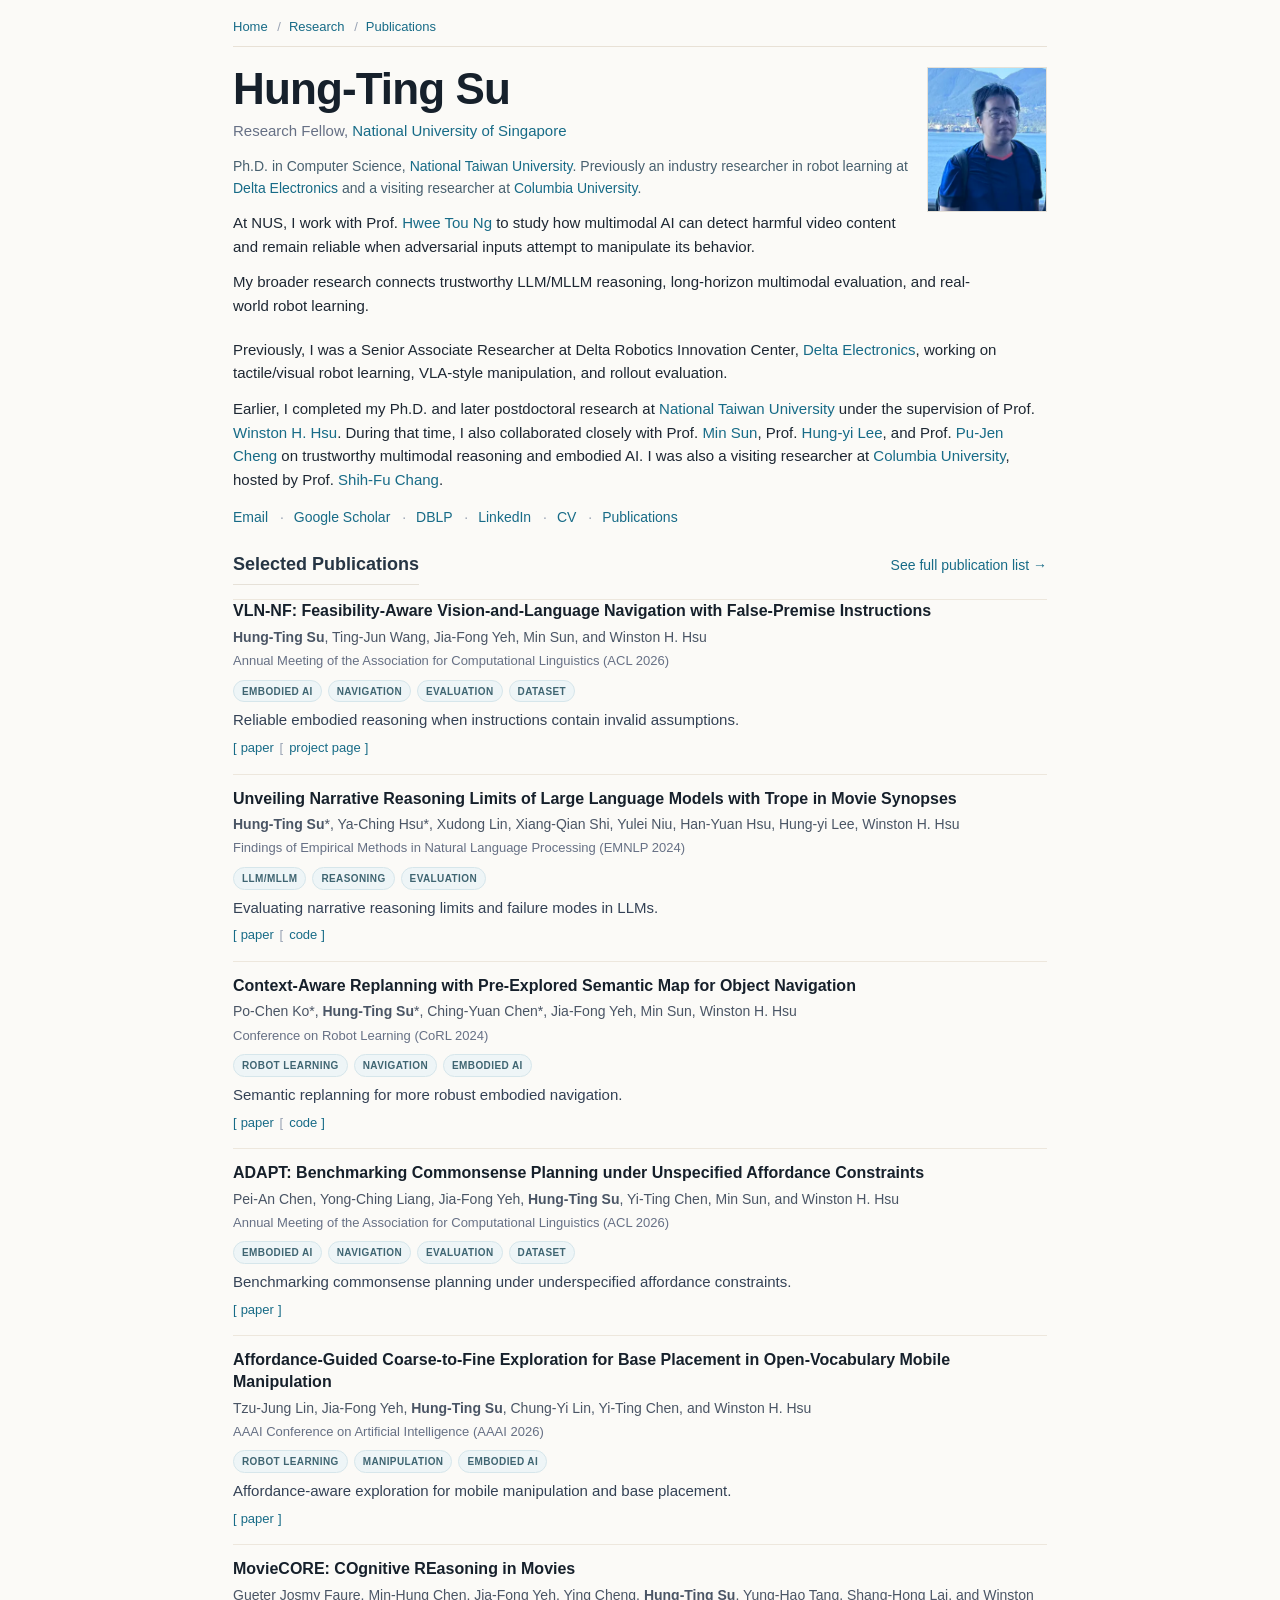
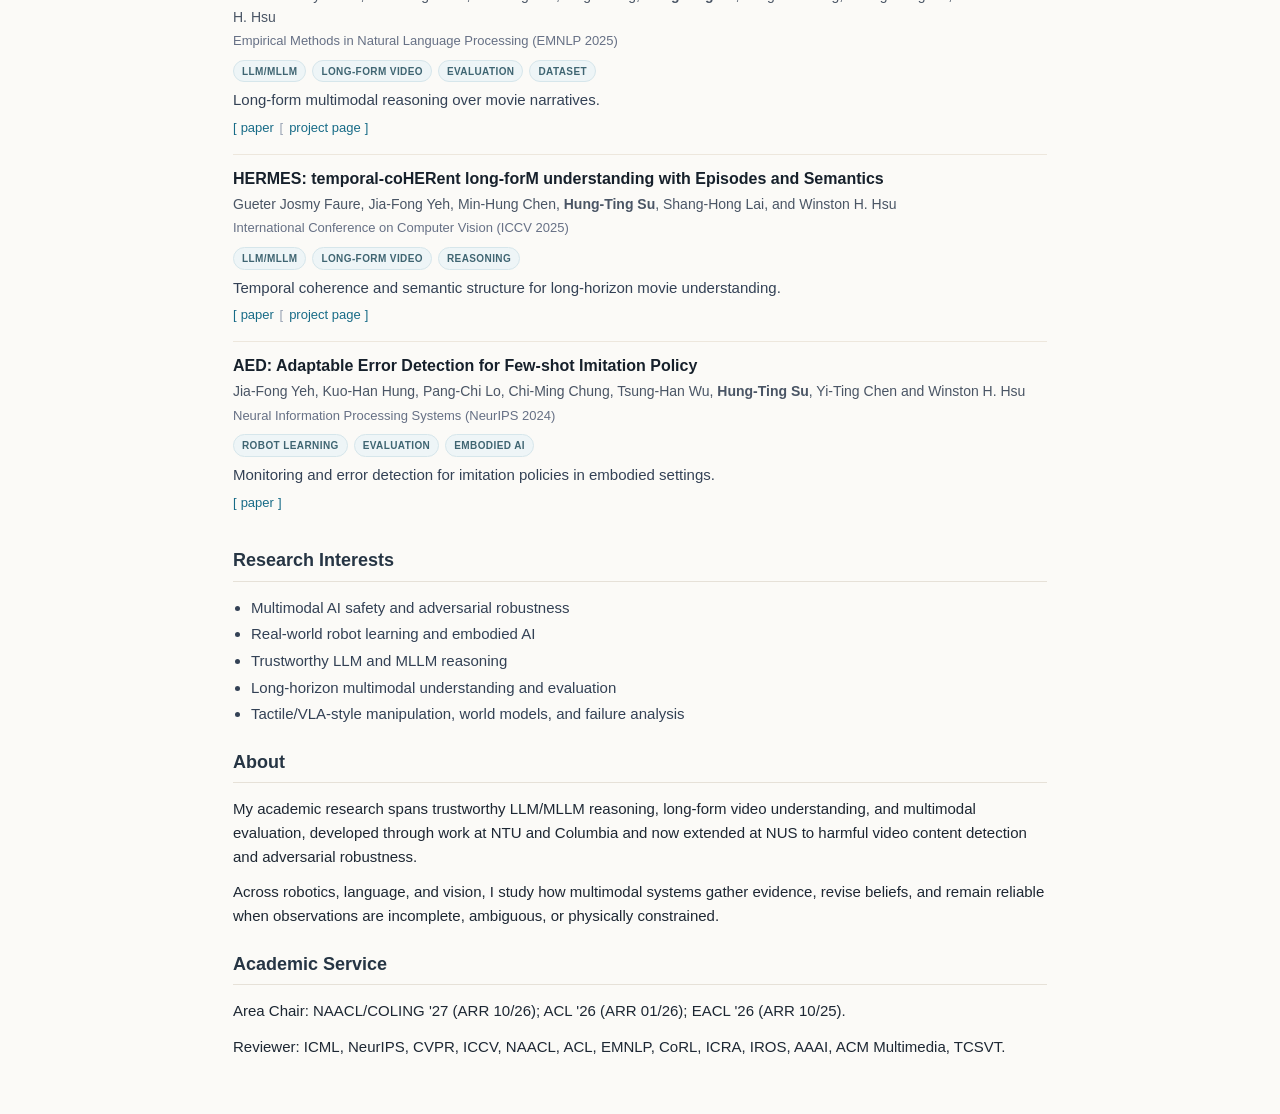
<file: index.html>
<!DOCTYPE html>
<html lang="en">
<head>
  <meta charset="utf-8">
  <meta name="viewport" content="width=device-width, initial-scale=1">
  <title>Hung-Ting Su</title>

  <!-- Visual structure is inspired by classic academic personal sites such as Jon Barron's public template. -->
  <link rel="stylesheet" href="stylesheet.css?v=20260614b">
</head>
<body>
  <table class="page-frame">
    <tr>
      <td>
        <div class="site-nav">
          <div class="site-links"><a href="index.html">Home</a> <a href="research.html">Research</a> <a href="publications.html">Publications</a></div>
        </div>

        <div class="intro-block">
          <div class="intro-lead">
            <img class="profile-photo profile-photo-float" src="photo_260614.png" alt="Hung-Ting Su">
            <h1>Hung-Ting Su</h1>
            <p class="position"><span class="revision">Research Fellow, <a href="https://nus.edu.sg/">National University of Singapore</a></span></p>
            <p class="intro-note">Ph.D. in Computer Science, <a href="https://www.ntu.edu.tw/english/">National Taiwan University</a>. Previously an industry researcher in robot learning at <a href="https://www.deltaww.com/">Delta Electronics</a> and a visiting researcher at <a href="https://www.columbia.edu/">Columbia University</a>.</p>
            <p><span class="revision">At NUS, I work with Prof. <a href="https://www.comp.nus.edu.sg/~nght/">Hwee Tou Ng</a> to study how multimodal AI can detect harmful video content and remain reliable when adversarial inputs attempt to manipulate its behavior.</span></p>
            <p><span class="revision">My broader research connects trustworthy LLM/MLLM reasoning, long-horizon multimodal evaluation, and real-world robot learning.</span></p>
          </div>
          <div class="intro-followup">
            <p><span class="revision">Previously, I was a Senior Associate Researcher at Delta Robotics Innovation Center, <a href="https://www.deltaww.com/">Delta Electronics</a>, working on tactile/visual robot learning, VLA-style manipulation, and rollout evaluation.</span></p>
            <p><span class="revision">Earlier,</span> I completed my Ph.D. and later postdoctoral research at <a href="https://www.ntu.edu.tw/english/">National Taiwan University</a> under the supervision of Prof. <a href="https://winstonhsu.info/">Winston H. Hsu</a>. During that time, I also collaborated closely with Prof. <a href="https://aliensunmin.github.io/lab/info.html">Min Sun</a>, Prof. <a href="https://speech.ee.ntu.edu.tw/~hylee/index.php">Hung-yi Lee</a>, and Prof. <a href="https://www.csie.ntu.edu.tw/~pjcheng/">Pu-Jen Cheng</a> on trustworthy multimodal reasoning and embodied AI. I was also a visiting researcher at <a href="https://www.columbia.edu/">Columbia University</a>, hosted by Prof. <a href="https://www.ee.columbia.edu/~sfchang/">Shih-Fu Chang</a>.</p>
            <p class="top-links"><a href="mailto:hungtingsu.tw@gmail.com">Email</a> <a href="https://scholar.google.com/citations?user=5oNVau8AAAAJ">Google Scholar</a> <a href="https://dblp.org/pid/230/2143.html">DBLP</a> <a href="https://www.linkedin.com/in/hung-ting-su-3a73a8224/">LinkedIn</a> <a href="cv_general_ai.pdf">CV</a> <a href="publications.html">Publications</a></p>
          </div>
        </div>

        <section class="section-block">
          <div class="section-heading">
            <h2>Selected Publications</h2>
            <p class="section-link"><a href="publications.html">See full publication list &rarr;</a></p>
          </div>
          <table class="publication-table">
<tr>
  <td class="pub-text">
    <div class="pub-title">VLN-NF: Feasibility-Aware Vision-and-Language Navigation with False-Premise Instructions</div>
    <div class="pub-authors"><strong>Hung-Ting Su</strong>, Ting-Jun Wang, Jia-Fong Yeh, Min Sun, and Winston H. Hsu</div>
    <div class="pub-meta">Annual Meeting of the Association for Computational Linguistics (ACL 2026)</div>
    <div class="work-tags"><span class="work-tag">Embodied AI</span> <span class="work-tag">Navigation</span> <span class="work-tag">Evaluation</span> <span class="work-tag">Dataset</span></div>
    <div class="pub-summary">Reliable embodied reasoning when instructions contain invalid assumptions.</div>
    <div class="pub-links"><a class="pub-link" href="https://arxiv.org/abs/2604.10533">paper</a> <a class="pub-link" href="https://vln-nf.github.io/">project page</a></div>
  </td>
</tr>
<tr>
  <td class="pub-text">
    <div class="pub-title">Unveiling Narrative Reasoning Limits of Large Language Models with Trope in Movie Synopses</div>
    <div class="pub-authors"><strong>Hung-Ting Su</strong>*, Ya-Ching Hsu*, Xudong Lin, Xiang-Qian Shi, Yulei Niu, Han-Yuan Hsu, Hung-yi Lee, Winston H. Hsu</div>
    <div class="pub-meta">Findings of Empirical Methods in Natural Language Processing (EMNLP 2024)</div>
    <div class="work-tags"><span class="work-tag">LLM/MLLM</span> <span class="work-tag">Reasoning</span> <span class="work-tag">Evaluation</span></div>
    <div class="pub-summary">Evaluating narrative reasoning limits and failure modes in LLMs.</div>
    <div class="pub-links"><a class="pub-link" href="https://arxiv.org/abs/2409.14324">paper</a> <a class="pub-link" href="https://github.com/Shelley1214/Trope">code</a></div>
  </td>
</tr>
<tr>
  <td class="pub-text">
    <div class="pub-title">Context-Aware Replanning with Pre-Explored Semantic Map for Object Navigation</div>
    <div class="pub-authors">Po-Chen Ko*, <strong>Hung-Ting Su</strong>*, Ching-Yuan Chen*, Jia-Fong Yeh, Min Sun, Winston H. Hsu</div>
    <div class="pub-meta">Conference on Robot Learning (CoRL 2024)</div>
    <div class="work-tags"><span class="work-tag">Robot Learning</span> <span class="work-tag">Navigation</span> <span class="work-tag">Embodied AI</span></div>
    <div class="pub-summary">Semantic replanning for more robust embodied navigation.</div>
    <div class="pub-links"><a class="pub-link" href="https://arxiv.org/abs/2409.04837">paper</a> <a class="pub-link" href="https://github.com/CARe-maps/CARe_experiments">code</a></div>
  </td>
</tr>
<tr>
  <td class="pub-text">
    <div class="pub-title">ADAPT: Benchmarking Commonsense Planning under Unspecified Affordance Constraints</div>
    <div class="pub-authors">Pei-An Chen, Yong-Ching Liang, Jia-Fong Yeh, <strong>Hung-Ting Su</strong>, Yi-Ting Chen, Min Sun, and Winston H. Hsu</div>
    <div class="pub-meta">Annual Meeting of the Association for Computational Linguistics (ACL 2026)</div>
    <div class="work-tags"><span class="work-tag">Embodied AI</span> <span class="work-tag">Navigation</span> <span class="work-tag">Evaluation</span> <span class="work-tag">Dataset</span></div>
    <div class="pub-summary">Benchmarking commonsense planning under underspecified affordance constraints.</div>
    <div class="pub-links"><a class="pub-link" href="https://arxiv.org/abs/2604.14902">paper</a></div>
  </td>
</tr>
<tr>
  <td class="pub-text">
    <div class="pub-title">Affordance-Guided Coarse-to-Fine Exploration for Base Placement in Open-Vocabulary Mobile Manipulation</div>
    <div class="pub-authors">Tzu-Jung Lin, Jia-Fong Yeh, <strong>Hung-Ting Su</strong>, Chung-Yi Lin, Yi-Ting Chen, and Winston H. Hsu</div>
    <div class="pub-meta">AAAI Conference on Artificial Intelligence (AAAI 2026)</div>
    <div class="work-tags"><span class="work-tag">Robot Learning</span> <span class="work-tag">Manipulation</span> <span class="work-tag">Embodied AI</span></div>
    <div class="pub-summary">Affordance-aware exploration for mobile manipulation and base placement.</div>
    <div class="pub-links"><a class="pub-link" href="https://arxiv.org/abs/2511.06240">paper</a></div>
  </td>
</tr>
<tr>
  <td class="pub-text">
    <div class="pub-title">MovieCORE: COgnitive REasoning in Movies</div>
    <div class="pub-authors">Gueter Josmy Faure, Min-Hung Chen, Jia-Fong Yeh, Ying Cheng, <strong>Hung-Ting Su</strong>, Yung-Hao Tang, Shang-Hong Lai, and Winston H. Hsu</div>
    <div class="pub-meta">Empirical Methods in Natural Language Processing (EMNLP 2025)</div>
    <div class="work-tags"><span class="work-tag">LLM/MLLM</span> <span class="work-tag">Long-Form Video</span> <span class="work-tag">Evaluation</span> <span class="work-tag">Dataset</span></div>
    <div class="pub-summary">Long-form multimodal reasoning over movie narratives.</div>
    <div class="pub-links"><a class="pub-link" href="https://arxiv.org/abs/2508.19026">paper</a> <a class="pub-link" href="https://joslefaure.github.io/assets/html/moviecore.html">project page</a></div>
  </td>
</tr>
<tr>
  <td class="pub-text">
    <div class="pub-title">HERMES: temporal-coHERent long-forM understanding with Episodes and Semantics</div>
    <div class="pub-authors">Gueter Josmy Faure, Jia-Fong Yeh, Min-Hung Chen, <strong>Hung-Ting Su</strong>, Shang-Hong Lai, and Winston H. Hsu</div>
    <div class="pub-meta">International Conference on Computer Vision (ICCV 2025)</div>
    <div class="work-tags"><span class="work-tag">LLM/MLLM</span> <span class="work-tag">Long-Form Video</span> <span class="work-tag">Reasoning</span></div>
    <div class="pub-summary">Temporal coherence and semantic structure for long-horizon movie understanding.</div>
    <div class="pub-links"><a class="pub-link" href="https://arxiv.org/abs/2408.17443">paper</a> <a class="pub-link" href="https://joslefaure.github.io/assets/html/hermes.html">project page</a></div>
  </td>
</tr>
<tr>
  <td class="pub-text">
    <div class="pub-title">AED: Adaptable Error Detection for Few-shot Imitation Policy</div>
    <div class="pub-authors">Jia-Fong Yeh, Kuo-Han Hung, Pang-Chi Lo, Chi-Ming Chung, Tsung-Han Wu, <strong>Hung-Ting Su</strong>, Yi-Ting Chen and Winston H. Hsu</div>
    <div class="pub-meta">Neural Information Processing Systems (NeurIPS 2024)</div>
    <div class="work-tags"><span class="work-tag">Robot Learning</span> <span class="work-tag">Evaluation</span> <span class="work-tag">Embodied AI</span></div>
    <div class="pub-summary">Monitoring and error detection for imitation policies in embodied settings.</div>
    <div class="pub-links"><a class="pub-link" href="https://arxiv.org/abs/2402.03860">paper</a></div>
  </td>
</tr>
          </table>
        </section>

        <section class="section-block compact-section">
          <h2>Research Interests</h2>
          <ul class="interest-list compact-interest-list">
          <li><span class="revision">Multimodal AI safety and adversarial robustness</span></li>
          <li>Real-world robot learning and embodied AI</li>
          <li>Trustworthy LLM and MLLM reasoning</li>
          <li>Long-horizon multimodal understanding and evaluation</li>
          <li>Tactile/VLA-style manipulation, world models, and failure analysis</li>
          </ul>
        </section>

        <section class="section-block">
          <h2>About</h2>
          <p><span class="revision">My academic research spans trustworthy LLM/MLLM reasoning, long-form video understanding, and multimodal evaluation, developed through work at NTU and Columbia and now extended at NUS to harmful video content detection and adversarial robustness.</span></p>
          <p>Across robotics, language, and vision, I study how multimodal systems gather evidence, revise beliefs, and remain reliable when observations are incomplete, ambiguous, or physically constrained.</p>
        </section>
        <section class="section-block">
          <h2><span class="revision">Academic Service</span></h2>
          <p><span class="revision">Area Chair: NAACL/COLING &#x27;27 (ARR 10/26); ACL &#x27;26 (ARR 01/26); EACL &#x27;26 (ARR 10/25).</span></p>
          <p><span class="revision">Reviewer: ICML, NeurIPS, CVPR, ICCV, NAACL, ACL, EMNLP, CoRL, ICRA, IROS, AAAI, ACM Multimedia, TCSVT.</span></p>
        </section>
      </td>
    </tr>
  </table>
</body>
</html>
</file>
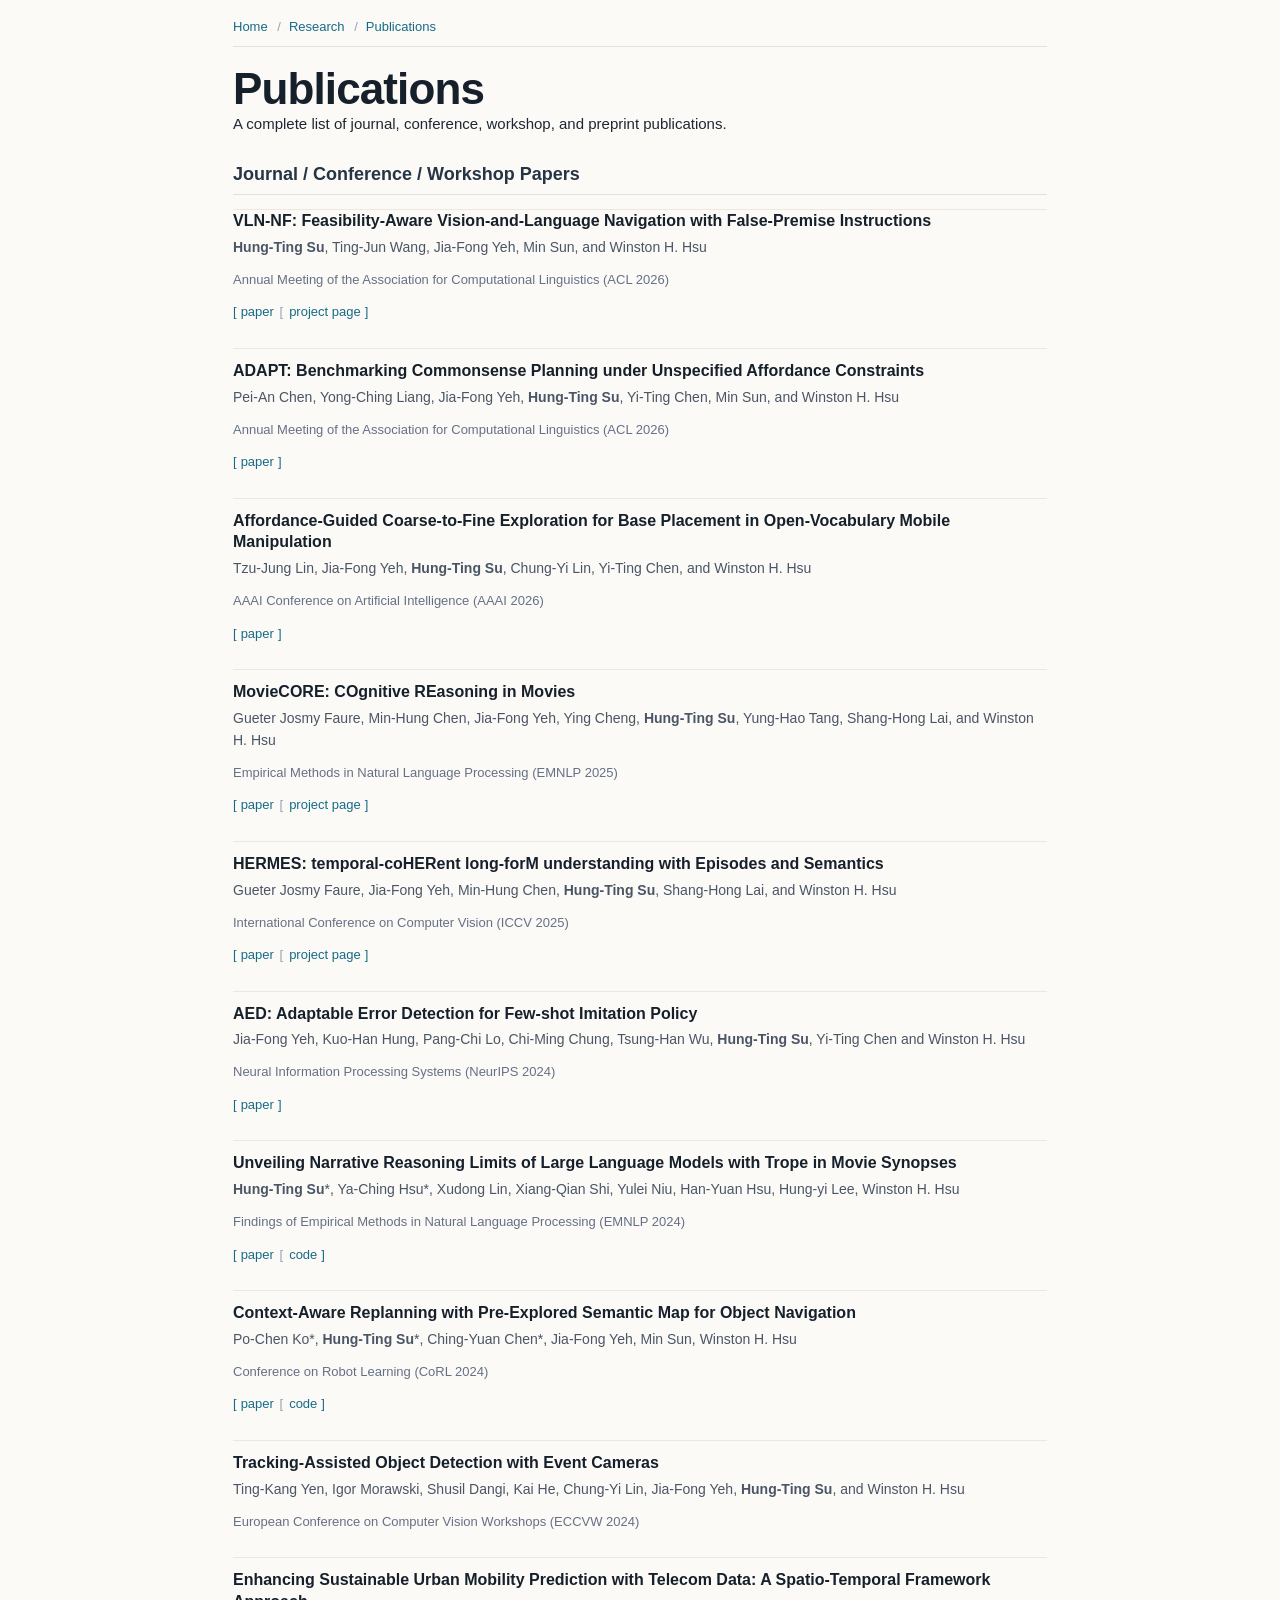
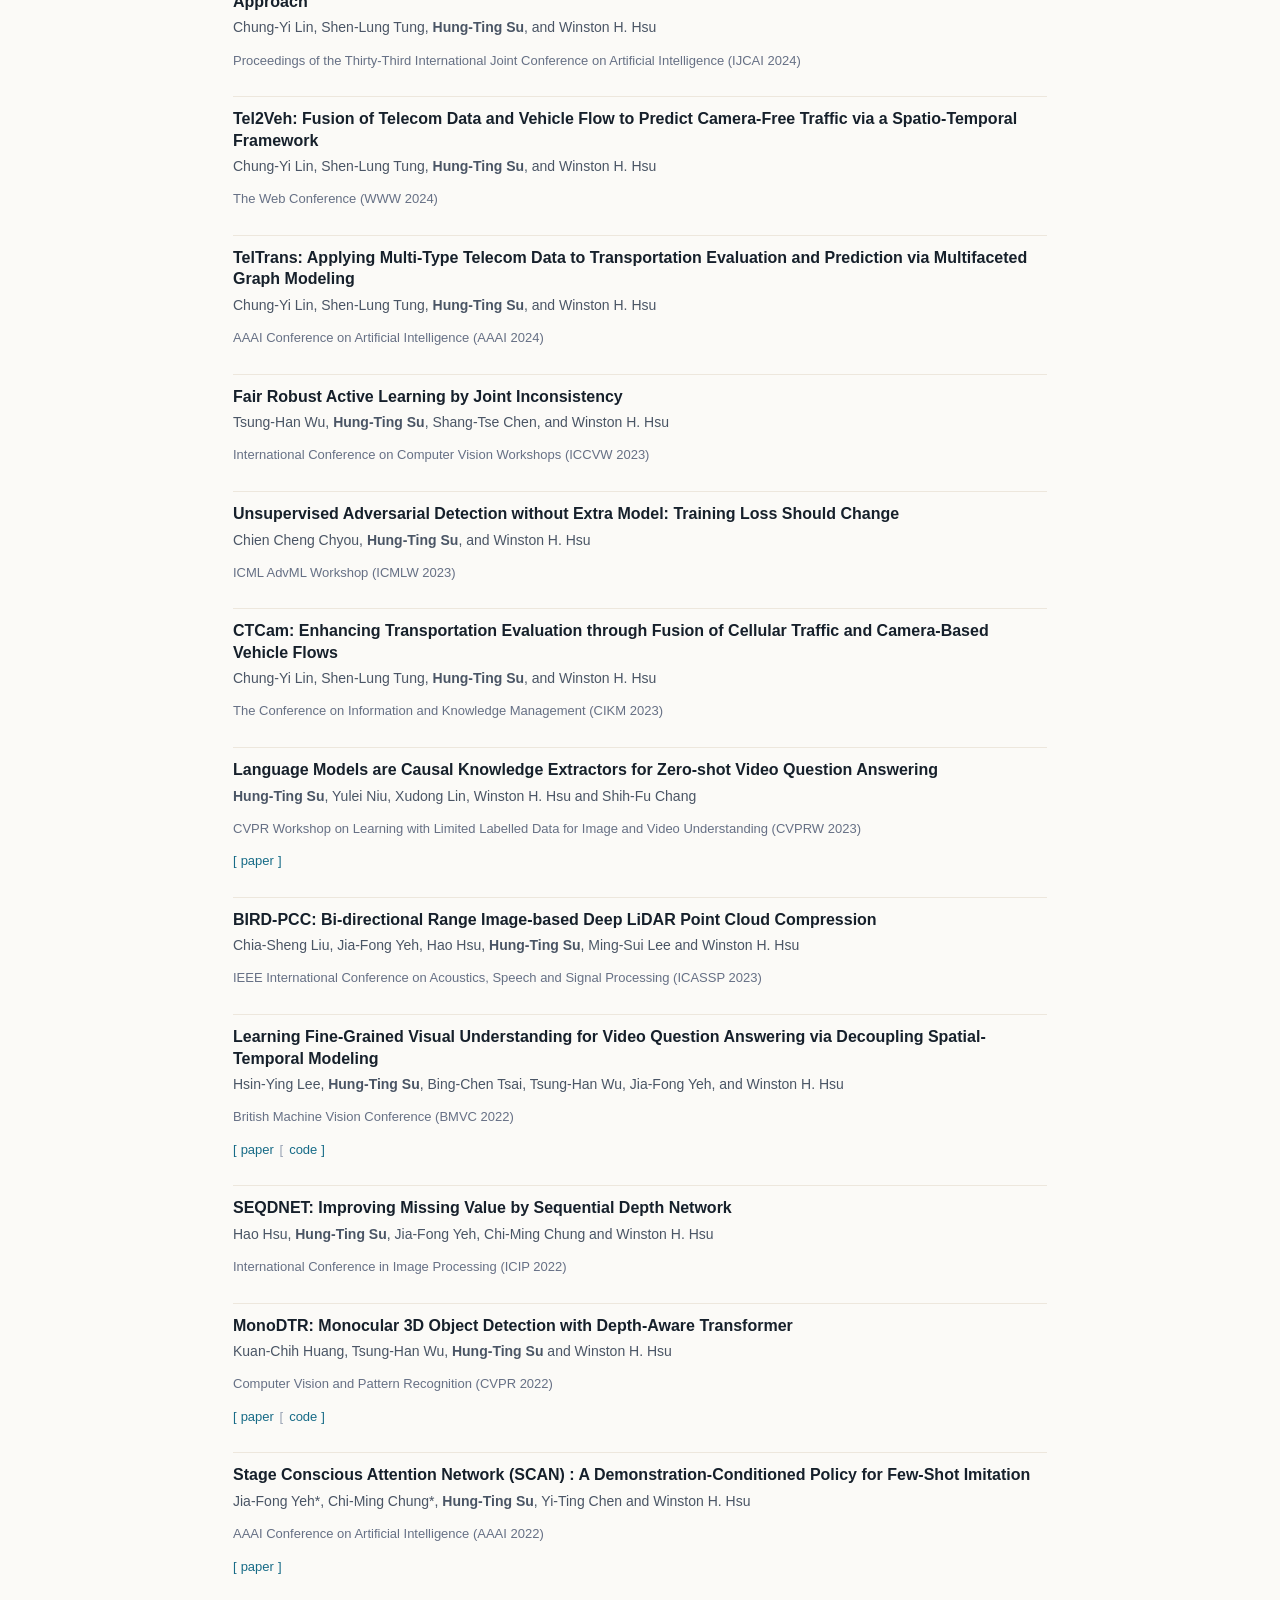
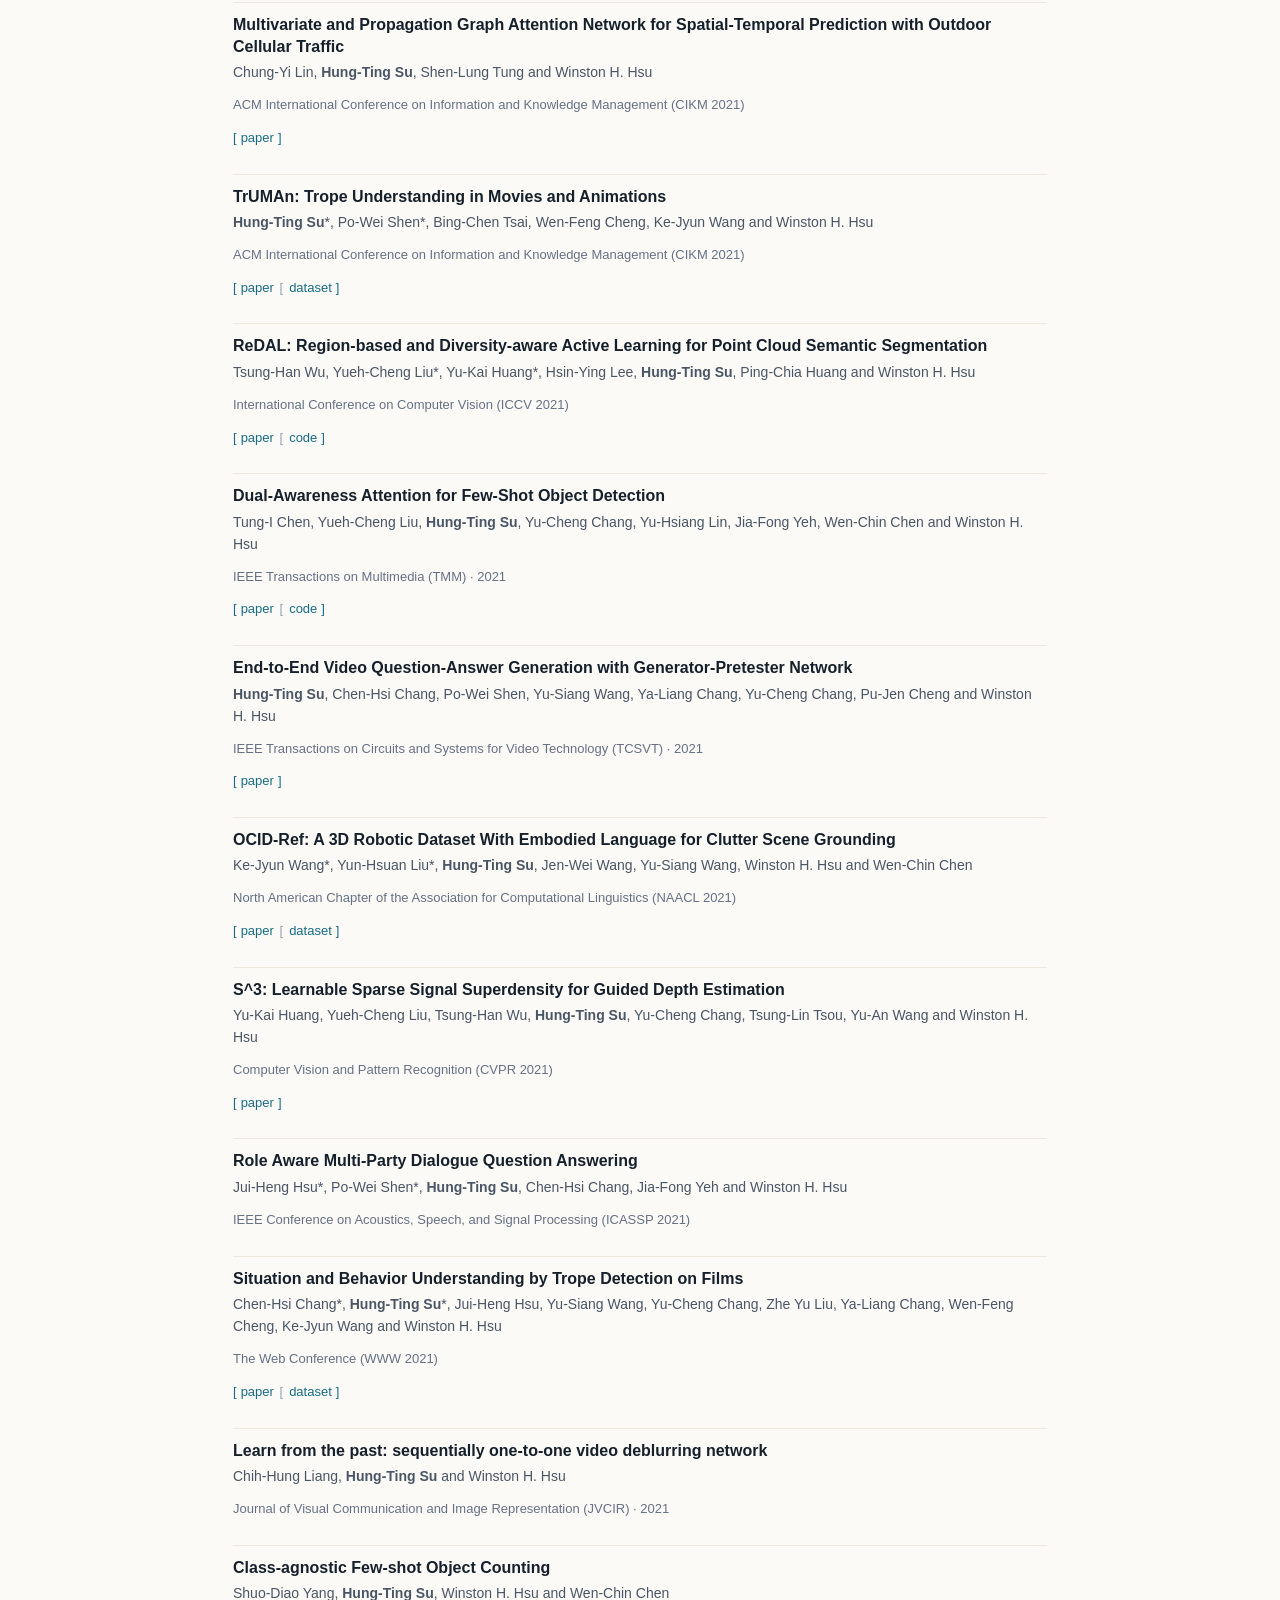
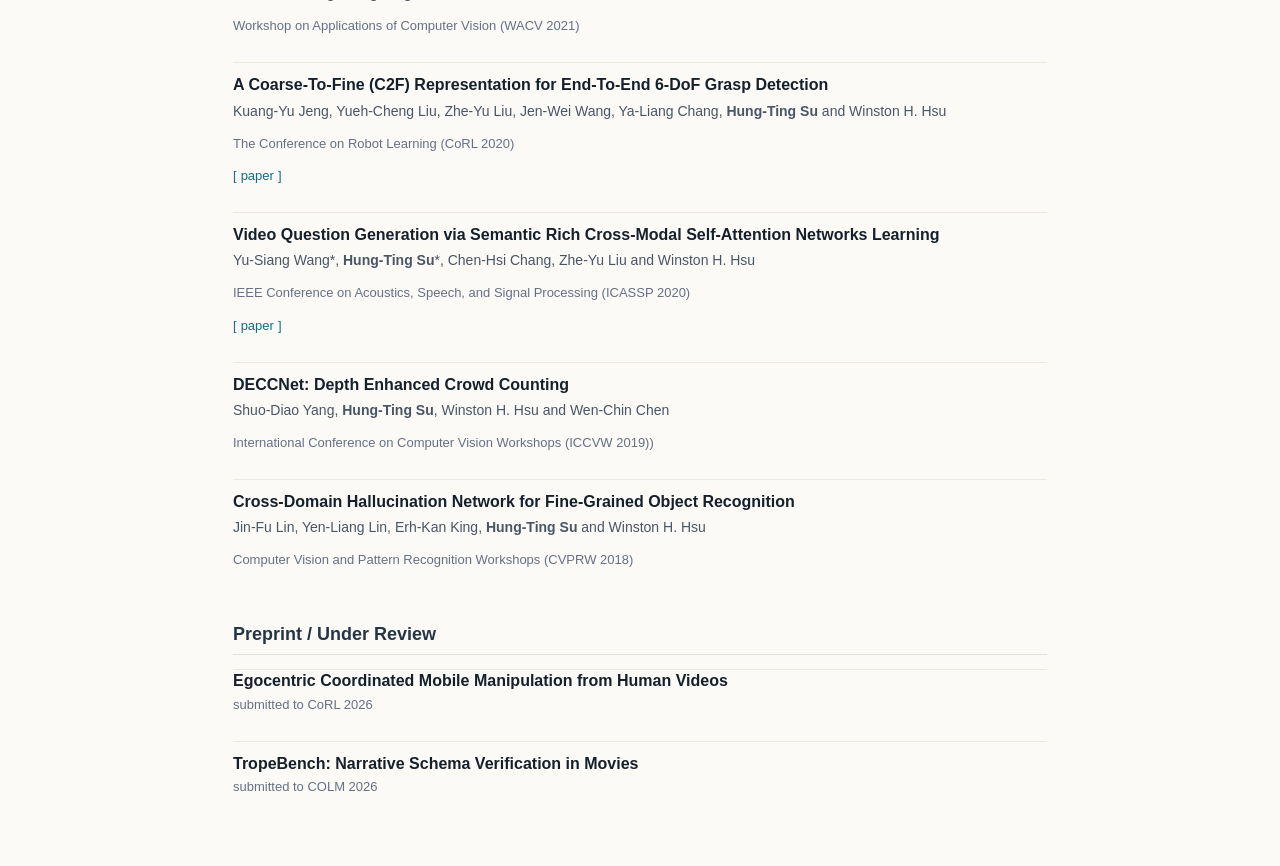
<file: publications.html>
<!DOCTYPE html>
<html lang="en">
<head>
  <meta charset="utf-8">
  <meta name="viewport" content="width=device-width, initial-scale=1">
  <title>Publications · Hung-Ting Su</title>
  <!-- Visual structure is inspired by classic academic personal sites such as Jon Barron's public template. -->
  <link rel="stylesheet" href="stylesheet.css?v=20260614b">
</head>
<body>
  <table class="page-frame">
    <tr>
      <td>
        <div class="site-nav">
          <div class="site-links"><a href="index.html">Home</a> <a href="research.html">Research</a> <a href="publications.html">Publications</a></div>
        </div>
        <section class="section-block publication-header">
          <h1>Publications</h1>
          <p>A complete list of journal, conference, workshop, and preprint publications.</p>
        </section>
<section class="section-block publication-section">
  <h2>Journal / Conference / Workshop Papers</h2>
  <article class="publication-entry">
    <h3>VLN-NF: Feasibility-Aware Vision-and-Language Navigation with False-Premise Instructions</h3>
    <p class="pub-authors"><strong>Hung-Ting Su</strong>, Ting-Jun Wang, Jia-Fong Yeh, Min Sun, and Winston H. Hsu</p>
    <p class="pub-meta">Annual Meeting of the Association for Computational Linguistics (ACL 2026)</p>
    <p class="pub-links"><a class="pub-link" href="https://arxiv.org/abs/2604.10533">paper</a> <a class="pub-link" href="https://vln-nf.github.io/">project page</a></p>
  </article>
  <article class="publication-entry">
    <h3>ADAPT: Benchmarking Commonsense Planning under Unspecified Affordance Constraints</h3>
    <p class="pub-authors">Pei-An Chen, Yong-Ching Liang, Jia-Fong Yeh, <strong>Hung-Ting Su</strong>, Yi-Ting Chen, Min Sun, and Winston H. Hsu</p>
    <p class="pub-meta">Annual Meeting of the Association for Computational Linguistics (ACL 2026)</p>
    <p class="pub-links"><a class="pub-link" href="https://arxiv.org/abs/2604.14902">paper</a></p>
  </article>
  <article class="publication-entry">
    <h3>Affordance-Guided Coarse-to-Fine Exploration for Base Placement in Open-Vocabulary Mobile Manipulation</h3>
    <p class="pub-authors">Tzu-Jung Lin, Jia-Fong Yeh, <strong>Hung-Ting Su</strong>, Chung-Yi Lin, Yi-Ting Chen, and Winston H. Hsu</p>
    <p class="pub-meta">AAAI Conference on Artificial Intelligence (AAAI 2026)</p>
    <p class="pub-links"><a class="pub-link" href="https://arxiv.org/abs/2511.06240">paper</a></p>
  </article>
  <article class="publication-entry">
    <h3>MovieCORE: COgnitive REasoning in Movies</h3>
    <p class="pub-authors">Gueter Josmy Faure, Min-Hung Chen, Jia-Fong Yeh, Ying Cheng, <strong>Hung-Ting Su</strong>, Yung-Hao Tang, Shang-Hong Lai, and Winston H. Hsu</p>
    <p class="pub-meta">Empirical Methods in Natural Language Processing (EMNLP 2025)</p>
    <p class="pub-links"><a class="pub-link" href="https://arxiv.org/abs/2508.19026">paper</a> <a class="pub-link" href="https://joslefaure.github.io/assets/html/moviecore.html">project page</a></p>
  </article>
  <article class="publication-entry">
    <h3>HERMES: temporal-coHERent long-forM understanding with Episodes and Semantics</h3>
    <p class="pub-authors">Gueter Josmy Faure, Jia-Fong Yeh, Min-Hung Chen, <strong>Hung-Ting Su</strong>, Shang-Hong Lai, and Winston H. Hsu</p>
    <p class="pub-meta">International Conference on Computer Vision (ICCV 2025)</p>
    <p class="pub-links"><a class="pub-link" href="https://arxiv.org/abs/2408.17443">paper</a> <a class="pub-link" href="https://joslefaure.github.io/assets/html/hermes.html">project page</a></p>
  </article>
  <article class="publication-entry">
    <h3>AED: Adaptable Error Detection for Few-shot Imitation Policy</h3>
    <p class="pub-authors">Jia-Fong Yeh, Kuo-Han Hung, Pang-Chi Lo, Chi-Ming Chung, Tsung-Han Wu, <strong>Hung-Ting Su</strong>, Yi-Ting Chen and Winston H. Hsu</p>
    <p class="pub-meta">Neural Information Processing Systems (NeurIPS 2024)</p>
    <p class="pub-links"><a class="pub-link" href="https://arxiv.org/abs/2402.03860">paper</a></p>
  </article>
  <article class="publication-entry">
    <h3>Unveiling Narrative Reasoning Limits of Large Language Models with Trope in Movie Synopses</h3>
    <p class="pub-authors"><strong>Hung-Ting Su</strong>*, Ya-Ching Hsu*, Xudong Lin, Xiang-Qian Shi, Yulei Niu, Han-Yuan Hsu, Hung-yi Lee, Winston H. Hsu</p>
    <p class="pub-meta">Findings of Empirical Methods in Natural Language Processing (EMNLP 2024)</p>
    <p class="pub-links"><a class="pub-link" href="https://arxiv.org/abs/2409.14324">paper</a> <a class="pub-link" href="https://github.com/Shelley1214/Trope">code</a></p>
  </article>
  <article class="publication-entry">
    <h3>Context-Aware Replanning with Pre-Explored Semantic Map for Object Navigation</h3>
    <p class="pub-authors">Po-Chen Ko*, <strong>Hung-Ting Su</strong>*, Ching-Yuan Chen*, Jia-Fong Yeh, Min Sun, Winston H. Hsu</p>
    <p class="pub-meta">Conference on Robot Learning (CoRL 2024)</p>
    <p class="pub-links"><a class="pub-link" href="https://arxiv.org/abs/2409.04837">paper</a> <a class="pub-link" href="https://github.com/CARe-maps/CARe_experiments">code</a></p>
  </article>
  <article class="publication-entry">
    <h3>Tracking-Assisted Object Detection with Event Cameras</h3>
    <p class="pub-authors">Ting-Kang Yen, Igor Morawski, Shusil Dangi, Kai He, Chung-Yi Lin, Jia-Fong Yeh, <strong>Hung-Ting Su</strong>, and Winston H. Hsu</p>
    <p class="pub-meta">European Conference on Computer Vision Workshops (ECCVW 2024)</p>
  </article>
  <article class="publication-entry">
    <h3>Enhancing Sustainable Urban Mobility Prediction with Telecom Data: A Spatio-Temporal Framework Approach</h3>
    <p class="pub-authors">Chung-Yi Lin, Shen-Lung Tung, <strong>Hung-Ting Su</strong>, and Winston H. Hsu</p>
    <p class="pub-meta">Proceedings of the Thirty-Third International Joint Conference on Artificial Intelligence (IJCAI 2024)</p>
  </article>
  <article class="publication-entry">
    <h3>Tel2Veh: Fusion of Telecom Data and Vehicle Flow to Predict Camera-Free Traffic via a Spatio-Temporal Framework</h3>
    <p class="pub-authors">Chung-Yi Lin, Shen-Lung Tung, <strong>Hung-Ting Su</strong>, and Winston H. Hsu</p>
    <p class="pub-meta">The Web Conference (WWW 2024)</p>
  </article>
  <article class="publication-entry">
    <h3>TelTrans: Applying Multi-Type Telecom Data to Transportation Evaluation and Prediction via Multifaceted Graph Modeling</h3>
    <p class="pub-authors">Chung-Yi Lin, Shen-Lung Tung, <strong>Hung-Ting Su</strong>, and Winston H. Hsu</p>
    <p class="pub-meta">AAAI Conference on Artificial Intelligence (AAAI 2024)</p>
  </article>
  <article class="publication-entry">
    <h3>Fair Robust Active Learning by Joint Inconsistency</h3>
    <p class="pub-authors">Tsung-Han Wu, <strong>Hung-Ting Su</strong>, Shang-Tse Chen, and Winston H. Hsu</p>
    <p class="pub-meta">International Conference on Computer Vision Workshops (ICCVW 2023)</p>
  </article>
  <article class="publication-entry">
    <h3>Unsupervised Adversarial Detection without Extra Model: Training Loss Should Change</h3>
    <p class="pub-authors">Chien Cheng Chyou, <strong>Hung-Ting Su</strong>, and Winston H. Hsu</p>
    <p class="pub-meta">ICML AdvML Workshop (ICMLW 2023)</p>
  </article>
  <article class="publication-entry">
    <h3>CTCam: Enhancing Transportation Evaluation through Fusion of Cellular Traffic and Camera-Based Vehicle Flows</h3>
    <p class="pub-authors">Chung-Yi Lin, Shen-Lung Tung, <strong>Hung-Ting Su</strong>, and Winston H. Hsu</p>
    <p class="pub-meta">The Conference on Information and Knowledge Management (CIKM 2023)</p>
  </article>
  <article class="publication-entry">
    <h3>Language Models are Causal Knowledge Extractors for Zero-shot Video Question Answering</h3>
    <p class="pub-authors"><strong>Hung-Ting Su</strong>, Yulei Niu, Xudong Lin, Winston H. Hsu and Shih-Fu Chang</p>
    <p class="pub-meta">CVPR Workshop on Learning with Limited Labelled Data for Image and Video Understanding (CVPRW 2023)</p>
    <p class="pub-links"><a class="pub-link" href="https://arxiv.org/abs/2304.03754">paper</a></p>
  </article>
  <article class="publication-entry">
    <h3>BIRD-PCC: Bi-directional Range Image-based Deep LiDAR Point Cloud Compression</h3>
    <p class="pub-authors">Chia-Sheng Liu, Jia-Fong Yeh, Hao Hsu, <strong>Hung-Ting Su</strong>, Ming-Sui Lee and Winston H. Hsu</p>
    <p class="pub-meta">IEEE International Conference on Acoustics, Speech and Signal Processing (ICASSP 2023)</p>
  </article>
  <article class="publication-entry">
    <h3>Learning Fine-Grained Visual Understanding for Video Question Answering via Decoupling Spatial-Temporal Modeling</h3>
    <p class="pub-authors">Hsin-Ying Lee, <strong>Hung-Ting Su</strong>, Bing-Chen Tsai, Tsung-Han Wu, Jia-Fong Yeh, and Winston H. Hsu</p>
    <p class="pub-meta">British Machine Vision Conference (BMVC 2022)</p>
    <p class="pub-links"><a class="pub-link" href="https://arxiv.org/abs/2210.03941">paper</a> <a class="pub-link" href="https://github.com/shinying/dest">code</a></p>
  </article>
  <article class="publication-entry">
    <h3>SEQDNET: Improving Missing Value by Sequential Depth Network</h3>
    <p class="pub-authors">Hao Hsu, <strong>Hung-Ting Su</strong>, Jia-Fong Yeh, Chi-Ming Chung and Winston H. Hsu</p>
    <p class="pub-meta">International Conference in Image Processing (ICIP 2022)</p>
  </article>
  <article class="publication-entry">
    <h3>MonoDTR: Monocular 3D Object Detection with Depth-Aware Transformer</h3>
    <p class="pub-authors">Kuan-Chih Huang, Tsung-Han Wu, <strong>Hung-Ting Su</strong> and Winston H. Hsu</p>
    <p class="pub-meta">Computer Vision and Pattern Recognition (CVPR 2022)</p>
    <p class="pub-links"><a class="pub-link" href="https://arxiv.org/abs/2203.10981">paper</a> <a class="pub-link" href="https://github.com/KuanchihHuang/MonoDTR">code</a></p>
  </article>
  <article class="publication-entry">
    <h3>Stage Conscious Attention Network (SCAN) : A Demonstration-Conditioned Policy for Few-Shot Imitation</h3>
    <p class="pub-authors">Jia-Fong Yeh*, Chi-Ming Chung*, <strong>Hung-Ting Su</strong>, Yi-Ting Chen and Winston H. Hsu</p>
    <p class="pub-meta">AAAI Conference on Artificial Intelligence (AAAI 2022)</p>
    <p class="pub-links"><a class="pub-link" href="https://arxiv.org/abs/2112.02278">paper</a></p>
  </article>
  <article class="publication-entry">
    <h3>Multivariate and Propagation Graph Attention Network for Spatial-Temporal Prediction with Outdoor Cellular Traffic</h3>
    <p class="pub-authors">Chung-Yi Lin, <strong>Hung-Ting Su</strong>, Shen-Lung Tung and Winston H. Hsu</p>
    <p class="pub-meta">ACM International Conference on Information and Knowledge Management (CIKM 2021)</p>
    <p class="pub-links"><a class="pub-link" href="https://arxiv.org/abs/2108.08307">paper</a></p>
  </article>
  <article class="publication-entry">
    <h3>TrUMAn: Trope Understanding in Movies and Animations</h3>
    <p class="pub-authors"><strong>Hung-Ting Su</strong>*, Po-Wei Shen*, Bing-Chen Tsai, Wen-Feng Cheng, Ke-Jyun Wang and Winston H. Hsu</p>
    <p class="pub-meta">ACM International Conference on Information and Knowledge Management (CIKM 2021)</p>
    <p class="pub-links"><a class="pub-link" href="https://arxiv.org/abs/2108.04542">paper</a> <a class="pub-link" href="https://www.cmlab.csie.ntu.edu.tw/project/trope/">dataset</a></p>
  </article>
  <article class="publication-entry">
    <h3>ReDAL: Region-based and Diversity-aware Active Learning for Point Cloud Semantic Segmentation</h3>
    <p class="pub-authors">Tsung-Han Wu, Yueh-Cheng Liu*, Yu-Kai Huang*, Hsin-Ying Lee, <strong>Hung-Ting Su</strong>, Ping-Chia Huang and Winston H. Hsu</p>
    <p class="pub-meta">International Conference on Computer Vision (ICCV 2021)</p>
    <p class="pub-links"><a class="pub-link" href="https://arxiv.org/abs/2107.11769">paper</a> <a class="pub-link" href="https://github.com/tsunghan-wu/ReDAL">code</a></p>
  </article>
  <article class="publication-entry">
    <h3>Dual-Awareness Attention for Few-Shot Object Detection</h3>
    <p class="pub-authors">Tung-I Chen, Yueh-Cheng Liu, <strong>Hung-Ting Su</strong>, Yu-Cheng Chang, Yu-Hsiang Lin, Jia-Fong Yeh, Wen-Chin Chen and Winston H. Hsu</p>
    <p class="pub-meta">IEEE Transactions on Multimedia (TMM) · 2021</p>
    <p class="pub-links"><a class="pub-link" href="https://arxiv.org/abs/2102.12152">paper</a> <a class="pub-link" href="https://github.com/Tung-I/Dual-awareness-Attention-for-Few-shot-Object-Detection">code</a></p>
  </article>
  <article class="publication-entry">
    <h3>End-to-End Video Question-Answer Generation with Generator-Pretester Network</h3>
    <p class="pub-authors"><strong>Hung-Ting Su</strong>, Chen-Hsi Chang, Po-Wei Shen, Yu-Siang Wang, Ya-Liang Chang, Yu-Cheng Chang, Pu-Jen Cheng and Winston H. Hsu</p>
    <p class="pub-meta">IEEE Transactions on Circuits and Systems for Video Technology (TCSVT) · 2021</p>
    <p class="pub-links"><a class="pub-link" href="https://arxiv.org/abs/2101.01447">paper</a></p>
  </article>
  <article class="publication-entry">
    <h3>OCID-Ref: A 3D Robotic Dataset With Embodied Language for Clutter Scene Grounding</h3>
    <p class="pub-authors">Ke-Jyun Wang*, Yun-Hsuan Liu*, <strong>Hung-Ting Su</strong>, Jen-Wei Wang, Yu-Siang Wang, Winston H. Hsu and Wen-Chin Chen</p>
    <p class="pub-meta">North American Chapter of the Association for Computational Linguistics (NAACL 2021)</p>
    <p class="pub-links"><a class="pub-link" href="https://arxiv.org/abs/2103.07679">paper</a> <a class="pub-link" href="https://github.com/lluma/OCID-Ref">dataset</a></p>
  </article>
  <article class="publication-entry">
    <h3>S^3: Learnable Sparse Signal Superdensity for Guided Depth Estimation</h3>
    <p class="pub-authors">Yu-Kai Huang, Yueh-Cheng Liu, Tsung-Han Wu, <strong>Hung-Ting Su</strong>, Yu-Cheng Chang, Tsung-Lin Tsou, Yu-An Wang and Winston H. Hsu</p>
    <p class="pub-meta">Computer Vision and Pattern Recognition (CVPR 2021)</p>
    <p class="pub-links"><a class="pub-link" href="https://arxiv.org/abs/2103.02396">paper</a></p>
  </article>
  <article class="publication-entry">
    <h3>Role Aware Multi-Party Dialogue Question Answering</h3>
    <p class="pub-authors">Jui-Heng Hsu*, Po-Wei Shen*, <strong>Hung-Ting Su</strong>, Chen-Hsi Chang, Jia-Fong Yeh and Winston H. Hsu</p>
    <p class="pub-meta">IEEE Conference on Acoustics, Speech, and Signal Processing (ICASSP 2021)</p>
  </article>
  <article class="publication-entry">
    <h3>Situation and Behavior Understanding by Trope Detection on Films</h3>
    <p class="pub-authors">Chen-Hsi Chang*, <strong>Hung-Ting Su</strong>*, Jui-Heng Hsu, Yu-Siang Wang, Yu-Cheng Chang, Zhe Yu Liu, Ya-Liang Chang, Wen-Feng Cheng, Ke-Jyun Wang and Winston H. Hsu</p>
    <p class="pub-meta">The Web Conference (WWW 2021)</p>
    <p class="pub-links"><a class="pub-link" href="https://arxiv.org/abs/2101.07632">paper</a> <a class="pub-link" href="https://github.com/htsucml/timos">dataset</a></p>
  </article>
  <article class="publication-entry">
    <h3>Learn from the past: sequentially one-to-one video deblurring network</h3>
    <p class="pub-authors">Chih-Hung Liang, <strong>Hung-Ting Su</strong> and Winston H. Hsu</p>
    <p class="pub-meta">Journal of Visual Communication and Image Representation (JVCIR) · 2021</p>
  </article>
  <article class="publication-entry">
    <h3>Class-agnostic Few-shot Object Counting</h3>
    <p class="pub-authors">Shuo-Diao Yang, <strong>Hung-Ting Su</strong>, Winston H. Hsu and Wen-Chin Chen</p>
    <p class="pub-meta">Workshop on Applications of Computer Vision (WACV 2021)</p>
  </article>
  <article class="publication-entry">
    <h3>A Coarse-To-Fine (C2F) Representation for End-To-End 6-DoF Grasp Detection</h3>
    <p class="pub-authors">Kuang-Yu Jeng, Yueh-Cheng Liu, Zhe-Yu Liu, Jen-Wei Wang, Ya-Liang Chang, <strong>Hung-Ting Su</strong> and Winston H. Hsu</p>
    <p class="pub-meta">The Conference on Robot Learning (CoRL 2020)</p>
    <p class="pub-links"><a class="pub-link" href="https://arxiv.org/abs/2010.10695">paper</a></p>
  </article>
  <article class="publication-entry">
    <h3>Video Question Generation via Semantic Rich Cross-Modal Self-Attention Networks Learning</h3>
    <p class="pub-authors">Yu-Siang Wang*, <strong>Hung-Ting Su</strong>*, Chen-Hsi Chang, Zhe-Yu Liu and Winston H. Hsu</p>
    <p class="pub-meta">IEEE Conference on Acoustics, Speech, and Signal Processing (ICASSP 2020)</p>
    <p class="pub-links"><a class="pub-link" href="https://arxiv.org/abs/1907.03049">paper</a></p>
  </article>
  <article class="publication-entry">
    <h3>DECCNet: Depth Enhanced Crowd Counting</h3>
    <p class="pub-authors">Shuo-Diao Yang, <strong>Hung-Ting Su</strong>, Winston H. Hsu and Wen-Chin Chen</p>
    <p class="pub-meta">International Conference on Computer Vision Workshops (ICCVW 2019))</p>
  </article>
  <article class="publication-entry">
    <h3>Cross-Domain Hallucination Network for Fine-Grained Object Recognition</h3>
    <p class="pub-authors">Jin-Fu Lin, Yen-Liang Lin, Erh-Kan King, <strong>Hung-Ting Su</strong> and Winston H. Hsu</p>
    <p class="pub-meta">Computer Vision and Pattern Recognition Workshops (CVPRW 2018)</p>
  </article>
</section>
<section class="section-block publication-section">
  <h2>Preprint / Under Review</h2>
  <article class="publication-entry">
    <h3>Egocentric Coordinated Mobile Manipulation from Human Videos</h3>
    <p class="pub-meta">submitted to CoRL 2026</p>
  </article>
  <article class="publication-entry">
    <h3>TropeBench: Narrative Schema Verification in Movies</h3>
    <p class="pub-meta">submitted to COLM 2026</p>
  </article>
</section>
      </td>
    </tr>
  </table>
</body>
</html>
</file>
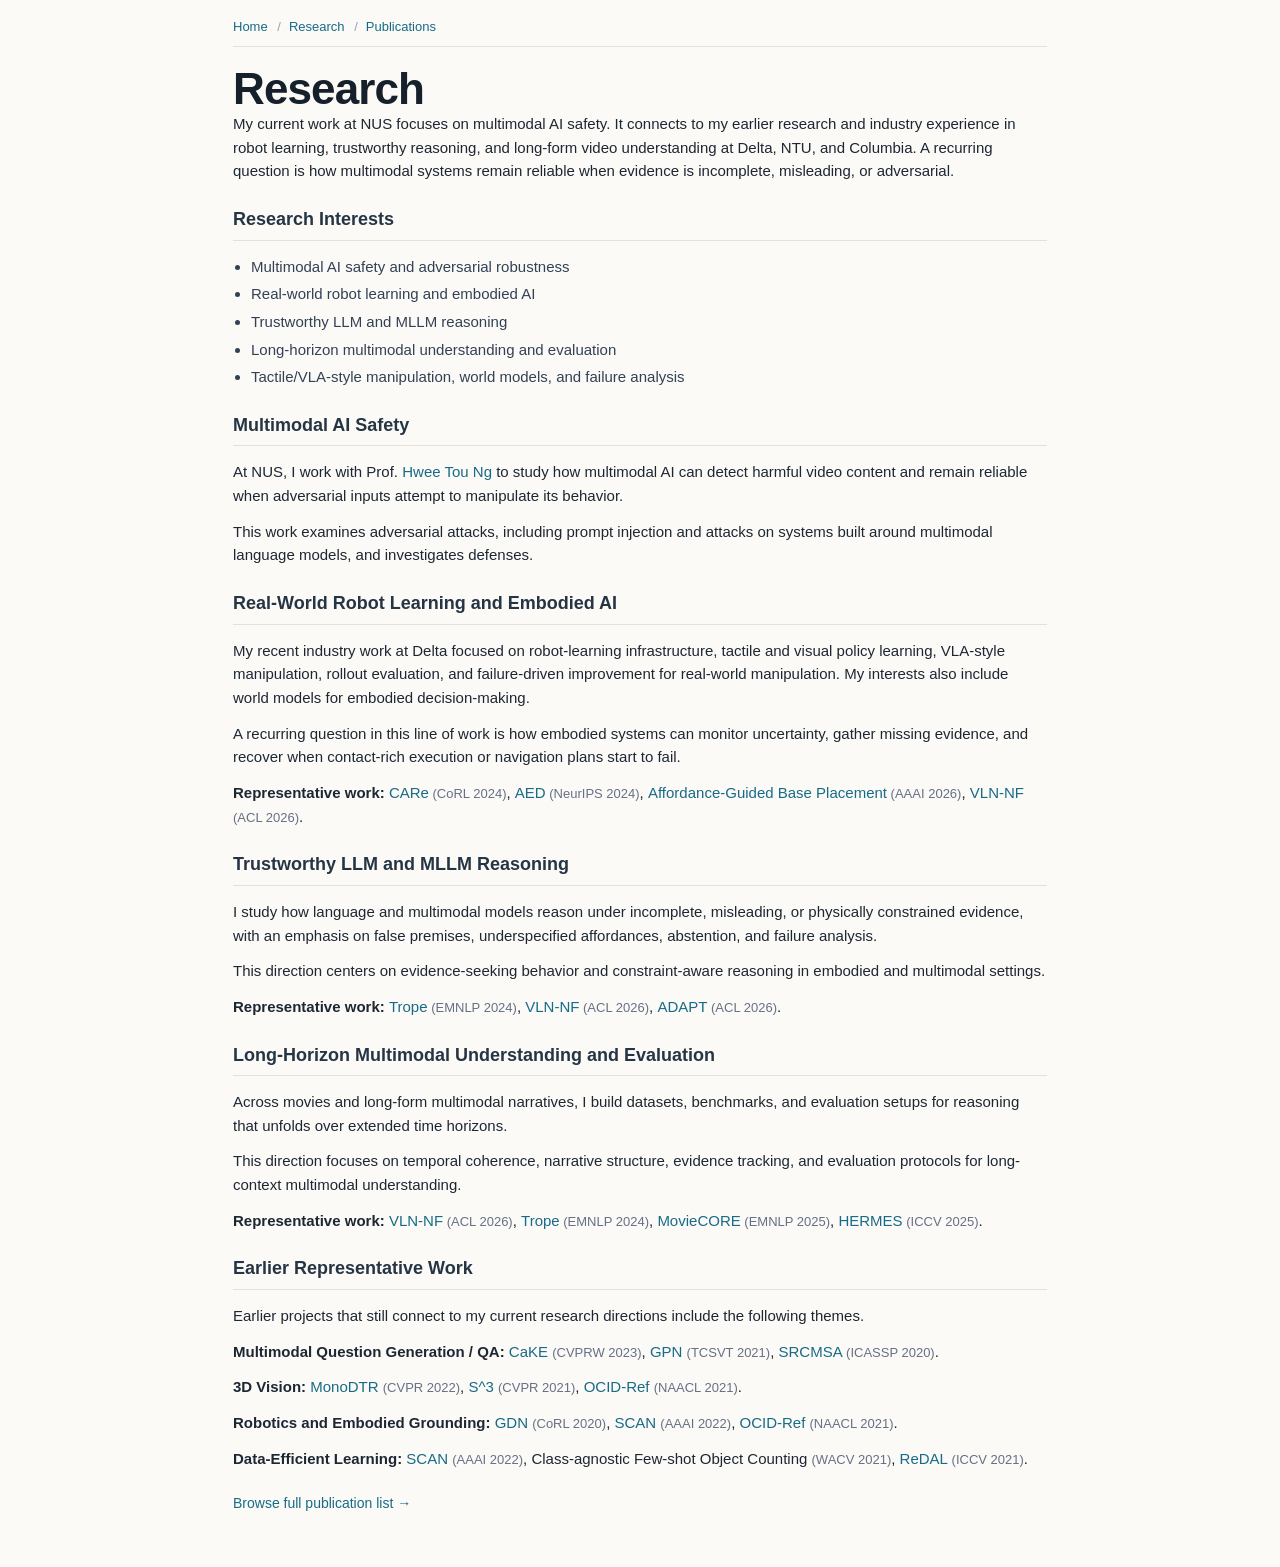
<file: research.html>
<!DOCTYPE html>
<html lang="en">
<head>
  <meta charset="utf-8">
  <meta name="viewport" content="width=device-width, initial-scale=1">
  <title>Research · Hung-Ting Su</title>

  <!-- Visual structure is inspired by classic academic personal sites such as Jon Barron's public template. -->
  <link rel="stylesheet" href="stylesheet.css?v=20260614b">
</head>
<body>
  <table class="page-frame">
    <tr>
      <td>
        <div class="site-nav">
          <div class="site-links"><a href="index.html">Home</a> <a href="research.html">Research</a> <a href="publications.html">Publications</a></div>
        </div>

        <section class="section-block publication-header">
          <h1>Research</h1>
          <p><span class="revision">My current work at NUS focuses on multimodal AI safety. It connects to my earlier research and industry experience in robot learning, trustworthy reasoning, and long-form video understanding at Delta, NTU, and Columbia. A recurring question is how multimodal systems remain reliable when evidence is incomplete, misleading, or adversarial.</span></p>
        </section>

        <section class="section-block">
          <h2>Research Interests</h2>
          <ul class="interest-list">
          <li><span class="revision">Multimodal AI safety and adversarial robustness</span></li>
          <li>Real-world robot learning and embodied AI</li>
          <li>Trustworthy LLM and MLLM reasoning</li>
          <li>Long-horizon multimodal understanding and evaluation</li>
          <li>Tactile/VLA-style manipulation, world models, and failure analysis</li>
          </ul>
        </section>
<section class="section-block research-block"><h2><span class="revision">Multimodal AI Safety</span></h2><p><span class="revision">At NUS, I work with Prof. <a href="https://www.comp.nus.edu.sg/~nght/">Hwee Tou Ng</a> to study how multimodal AI can detect harmful video content and remain reliable when adversarial inputs attempt to manipulate its behavior.</span></p><p><span class="revision">This work examines adversarial attacks, including prompt injection and attacks on systems built around multimodal language models, and investigates defenses.</span></p></section>
        <section class="section-block research-block">
          <h2>Real-World Robot Learning and Embodied AI</h2>
          <p><span class="revision">My recent industry work at Delta focused on robot-learning infrastructure, tactile and visual policy learning, VLA-style manipulation, rollout evaluation, and failure-driven improvement for real-world manipulation. My interests also include world models for embodied decision-making.</span></p>
          <p>A recurring question in this line of work is how embodied systems can monitor uncertainty, gather missing evidence, and recover when contact-rich execution or navigation plans start to fail.</p>
          <p class="rep-line"><strong>Representative work:</strong> <span class="rep-title"><a href="https://arxiv.org/abs/2409.04837">CARe</a></span><span class="rep-meta"> (CoRL 2024)</span>, <span class="rep-title"><a href="https://arxiv.org/abs/2402.03860">AED</a></span><span class="rep-meta"> (NeurIPS 2024)</span>, <span class="rep-title"><a href="https://arxiv.org/abs/2511.06240">Affordance-Guided Base Placement</a></span><span class="rep-meta"> (AAAI 2026)</span>, <span class="rep-title"><a href="https://arxiv.org/abs/2604.10533">VLN-NF</a></span><span class="rep-meta"> (ACL 2026)</span>.</p>
        </section>
        <section class="section-block research-block">
          <h2>Trustworthy LLM and MLLM Reasoning</h2>
          <p>I study how language and multimodal models reason under incomplete, misleading, or physically constrained evidence, with an emphasis on false premises, underspecified affordances, abstention, and failure analysis.</p>
          <p>This direction centers on evidence-seeking behavior and constraint-aware reasoning in embodied and multimodal settings.</p>
          <p class="rep-line"><strong>Representative work:</strong> <span class="rep-title"><a href="https://arxiv.org/abs/2409.14324">Trope</a></span><span class="rep-meta"> (EMNLP 2024)</span>, <span class="rep-title"><a href="https://arxiv.org/abs/2604.10533">VLN-NF</a></span><span class="rep-meta"> (ACL 2026)</span>, <span class="rep-title"><a href="https://arxiv.org/abs/2604.14902">ADAPT</a></span><span class="rep-meta"> (ACL 2026)</span>.</p>
        </section>
        <section class="section-block research-block">
          <h2>Long-Horizon Multimodal Understanding and Evaluation</h2>
          <p>Across movies and long-form multimodal narratives, I build datasets, benchmarks, and evaluation setups for reasoning that unfolds over extended time horizons.</p>
          <p>This direction focuses on temporal coherence, narrative structure, evidence tracking, and evaluation protocols for long-context multimodal understanding.</p>
          <p class="rep-line"><strong>Representative work:</strong> <span class="rep-title"><a href="https://arxiv.org/abs/2604.10533">VLN-NF</a></span><span class="rep-meta"> (ACL 2026)</span>, <span class="rep-title"><a href="https://arxiv.org/abs/2409.14324">Trope</a></span><span class="rep-meta"> (EMNLP 2024)</span>, <span class="rep-title"><a href="https://arxiv.org/abs/2508.19026">MovieCORE</a></span><span class="rep-meta"> (EMNLP 2025)</span>, <span class="rep-title"><a href="https://arxiv.org/abs/2408.17443">HERMES</a></span><span class="rep-meta"> (ICCV 2025)</span>.</p>
        </section>
        <section class="section-block">
          <h2>Earlier Representative Work</h2>
          <p>Earlier projects that still connect to my current research directions include the following themes.</p>
          <p><strong>Multimodal Question Generation / QA:</strong> <a href="https://arxiv.org/abs/2304.03754">CaKE</a> <span class="rep-meta">(CVPRW 2023)</span>, <a href="https://arxiv.org/abs/2101.01447">GPN</a> <span class="rep-meta">(TCSVT 2021)</span>, <a href="https://arxiv.org/abs/1907.03049">SRCMSA</a> <span class="rep-meta">(ICASSP 2020)</span>.</p>
          <p><strong>3D Vision:</strong> <a href="https://arxiv.org/abs/2203.10981">MonoDTR</a> <span class="rep-meta">(CVPR 2022)</span>, <a href="https://arxiv.org/abs/2103.02396">S^3</a> <span class="rep-meta">(CVPR 2021)</span>, <a href="https://arxiv.org/abs/2103.07679">OCID-Ref</a> <span class="rep-meta">(NAACL 2021)</span>.</p>
          <p><strong>Robotics and Embodied Grounding:</strong> <a href="https://arxiv.org/abs/2010.10695">GDN</a> <span class="rep-meta">(CoRL 2020)</span>, <a href="https://arxiv.org/abs/2112.02278">SCAN</a> <span class="rep-meta">(AAAI 2022)</span>, <a href="https://arxiv.org/abs/2103.07679">OCID-Ref</a> <span class="rep-meta">(NAACL 2021)</span>.</p>
          <p><strong>Data-Efficient Learning:</strong> <a href="https://arxiv.org/abs/2112.02278">SCAN</a> <span class="rep-meta">(AAAI 2022)</span>, Class-agnostic Few-shot Object Counting <span class="rep-meta">(WACV 2021)</span>, <a href="https://arxiv.org/abs/2107.11769">ReDAL</a> <span class="rep-meta">(ICCV 2021)</span>.</p>
        </section>

        <section class="section-block">
          <p class="section-link"><a href="publications.html">Browse full publication list &rarr;</a></p>
        </section>
      </td>
    </tr>
  </table>
</body>
</html>
</file>
<file: stylesheet.css>
/* Inspired by classic academic personal-site structure popularized by
   Jon Barron's public homepage template. This project uses original
   content, simplified styling, and registry-generated publication data. */

html {
  background: #fbfaf7;
}

body {
  background: #fbfaf7;
  color: #1d2733;
  font-family: -apple-system, BlinkMacSystemFont, "Segoe UI", Arial, sans-serif;
  font-size: 15px;
  line-height: 1.58;
  margin: 0;
}

a {
  color: #176b87;
  text-decoration: none;
}

a:hover {
  color: #114f63;
  text-decoration: underline;
}

.page-frame {
  border: 0;
  border-spacing: 0;
  margin: 0 auto;
  max-width: 860px;
  padding: 16px 22px 42px;
  width: 100%;
}

.publication-table {
  border: 0;
  border-spacing: 0;
  width: 100%;
}

.intro-block {
  margin-bottom: 6px;
}

.intro-lead {
  display: flow-root;
  margin-bottom: 8px;
}

.intro-followup {
  clear: both;
}

.intro-lead p {
  max-width: 740px;
}

.profile-photo {
  border: 1px solid #e6e1d8;
  display: block;
  height: auto;
  max-width: 118px;
  width: 100%;
}

.profile-photo-float {
  float: right;
  margin: 2px 0 8px 18px;
}

h1 {
  color: #16202b;
  font-size: 44px;
  font-weight: 600;
  letter-spacing: -0.02em;
  line-height: 1.08;
  margin: 0;
}

h2 {
  border-bottom: 1px solid #e6e1d8;
  color: #263544;
  font-size: 18px;
  font-weight: 600;
  margin: 0 0 14px;
  padding-bottom: 6px;
}

h3 {
  color: #16202b;
  font-size: 16px;
  font-weight: 600;
  line-height: 1.35;
  margin: 0;
}

p {
  margin: 0 0 12px;
}

.position {
  color: #667085;
  font-size: 15px;
  margin-top: 7px;
}

.intro-note {
  color: #48606f;
  font-size: 14px;
  margin-top: 6px;
}

.opportunity-note {
  color: #3b5361;
  font-size: 14px;
  margin-top: 4px;
}

.site-nav {
  align-items: center;
  border-bottom: 1px solid #e8e1d6;
  display: flex;
  justify-content: space-between;
  margin-bottom: 18px;
  padding-bottom: 8px;
}

.site-links {
  color: #667085;
  font-size: 13px;
}

.site-links a + a::before {
  color: #98a2b3;
  content: "/";
  margin: 0 8px 0 6px;
}

.top-links {
  color: #667085;
  font-size: 14px;
  margin-top: 14px;
}

.top-links a + a::before {
  color: #98a2b3;
  content: "·";
  margin: 0 10px 0 8px;
}

.section-block {
  margin-top: 22px;
}

.section-heading {
  align-items: baseline;
  display: flex;
  gap: 12px;
  justify-content: space-between;
}

.section-link {
  font-size: 14px;
  margin: 0 0 10px;
  white-space: nowrap;
}

.interest-list {
  color: #334155;
  margin: 0;
  padding-left: 18px;
}

.interest-list li {
  margin: 4px 0;
}

.compact-section {
  margin-top: 18px;
}

.compact-interest-list li {
  margin: 3px 0;
}

.publication-table tr:first-child .pub-text {
  padding-top: 0;
}

.pub-text {
  border-top: 1px solid #ede7dd;
  padding: 13px 0 15px;
  vertical-align: top;
}

.pub-title {
  color: #16202b;
  font-size: 16px;
  font-weight: 600;
  line-height: 1.35;
}

.pub-authors {
  color: #4a5565;
  font-size: 14px;
  margin-top: 4px;
}

.pub-meta {
  color: #667085;
  font-size: 13px;
  margin-top: 3px;
}

.work-tags {
  display: flex;
  flex-wrap: wrap;
  gap: 6px;
  margin-top: 8px;
}

.work-tag {
  background: #eef5f7;
  border: 1px solid #d6e6eb;
  border-radius: 999px;
  color: #3f6572;
  display: inline-flex;
  font-size: 10px;
  font-weight: 600;
  letter-spacing: 0.04em;
  padding: 3px 8px 2px;
  text-transform: uppercase;
}

.pub-summary {
  color: #334155;
  margin-top: 6px;
}

.pub-links {
  font-size: 13px;
  margin-top: 6px;
}

.pub-link + .pub-link::before {
  color: #98a2b3;
  content: "[";
  margin: 0 6px 0 2px;
}

.pub-link + .pub-link::after {
  content: "]";
}

.pub-links .pub-link:first-child::before {
  content: "[";
  margin-right: 4px;
}

.pub-links .pub-link:last-child::after {
  content: "]";
  margin-left: 4px;
}

.pub-links .pub-link:not(:first-child):not(:last-child)::after {
  content: "";
}

.role-chip {
  color: #a86f32;
  font-size: 12px;
}

.publication-header {
  margin-top: 8px;
}

.research-block p:last-of-type {
  margin-bottom: 8px;
}

.rep-work {
  margin-top: 8px;
}

.rep-label {
  color: #667085;
  font-size: 13px;
  margin-bottom: 4px;
}

.rep-list {
  color: #334155;
  margin: 0;
  padding-left: 18px;
}

.rep-list li {
  margin: 3px 0;
}

.rep-title {
  font-weight: 500;
}

.rep-meta {
  color: #667085;
  font-size: 13px;
}

.publication-entry {
  border-top: 1px solid #ede7dd;
  padding: 11px 0 13px;
}

.publication-section {
  margin-top: 24px;
}

.publication-section .publication-entry:first-of-type {
  padding-top: 0;
}

code {
  font-family: "SFMono-Regular", Consolas, "Liberation Mono", monospace;
  font-size: 0.92em;
}

@media (max-width: 640px) {
  .page-frame {
    padding: 16px 14px 34px;
  }

  .profile-photo {
    max-width: 110px;
  }

  .profile-photo-float {
    float: none;
    margin: 0 0 14px;
  }

  .section-heading {
    align-items: flex-start;
    display: block;
  }

  h1 {
    font-size: 30px;
  }

  h2 {
    font-size: 18px;
  }
}
</file>
